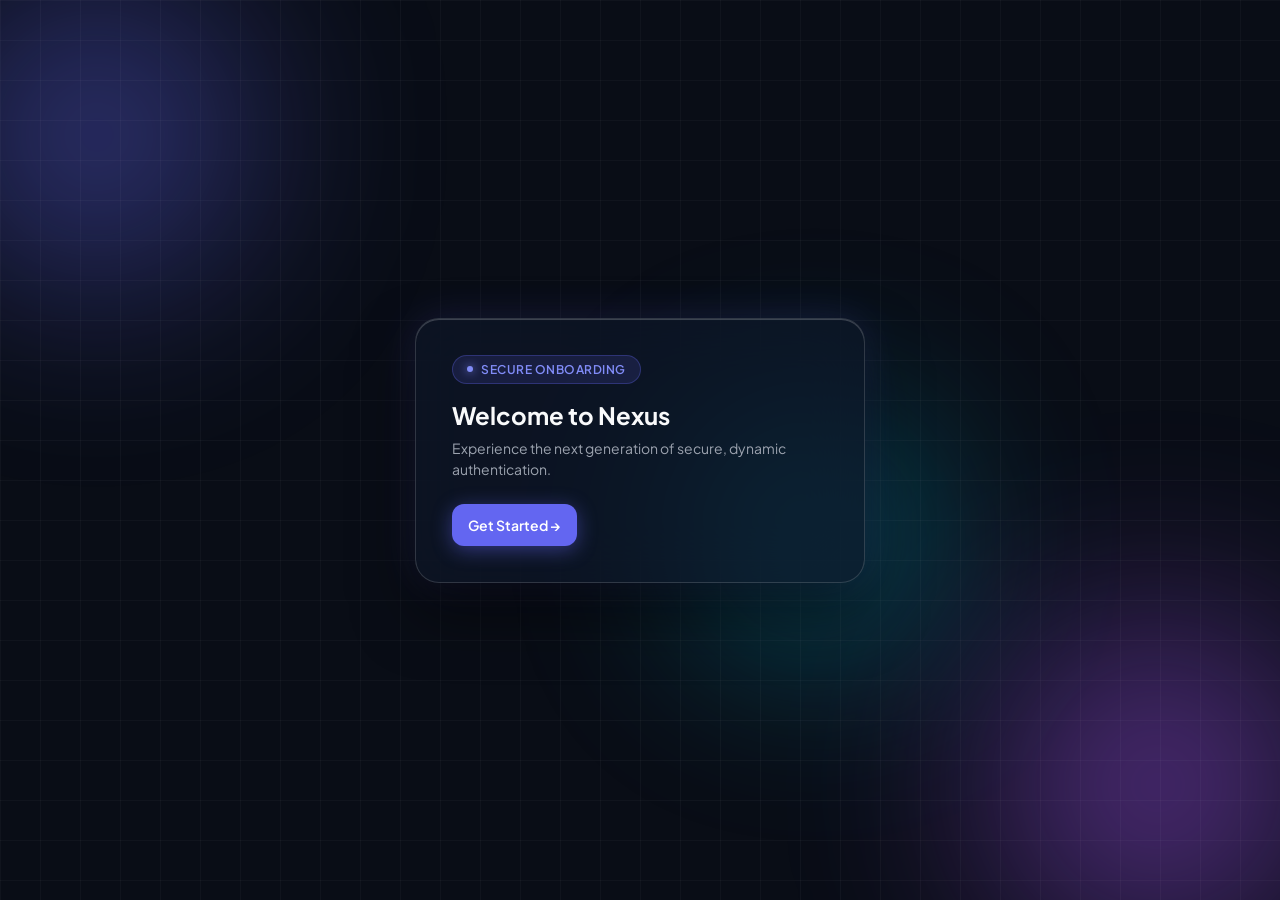
<file: index.html>
<!DOCTYPE html>
<html lang="en">
<head>
    <meta charset="UTF-8">
    <meta name="viewport" content="width=device-width, initial-scale=1.0">
    <title>NexusAuth | Dynamic Onboarding Experience</title>
    <!-- Google Fonts for Modern Typography -->
    <link href="https://fonts.googleapis.com/css2?family=Plus+Jakarta+Sans:wght@400;500;600;700&display=swap" rel="stylesheet">
    <link rel="stylesheet" href="styles.css">
</head>
<body>

    <!-- DYNAMIC ANIMATED BACKGROUND CANVAS / MESH LAYER -->
    <div class="bg-gradient-mesh">
        <div class="orb orb-1"></div>
        <div class="orb orb-2"></div>
        <div class="orb orb-3"></div>
        <div class="grid-overlay"></div>
    </div>

    <main class="app-viewport">
        <!-- Global Toast / Banner Notification Layer -->
        <aside id="toastBanner" class="toast-banner hidden" role="alert" aria-live="polite"></aside>

        <!-- Container Card with Enhanced Glassmorphism & Neon Glow -->
        <section class="wizard-card">
            
            <!-- STEP 0: LANDING / WELCOME -->
            <div id="screen-welcome" class="wizard-screen active">
                <div class="brand-badge">
                    <span class="pulse-dot"></span> Secure Onboarding
                </div>
                <h1>Welcome to Nexus</h1>
                <p class="subtitle">Experience the next generation of secure, dynamic authentication.</p>
                <button type="button" class="btn btn-primary btn-glow" onclick="WizardApp.navigateTo('screen-terms')">
                    Get Started <span>&rarr;</span>
                </button>
            </div>

            <!-- STEP 0.5: TERMS & CONDITIONS -->
            <div id="screen-terms" class="wizard-screen">
                <div class="step-indicator">Step 0.5 of 4</div>
                <h2>Terms & Conditions</h2>
                <p class="subtitle">Please review our usage agreement to continue.</p>
                
                <div class="terms-container" tabindex="0">
                    <p><strong>1. Data Protection:</strong> We encrypt and secure your data under strict industrial compliance protocols.</p>
                    <p><strong>2. Account Security:</strong> You are responsible for keeping your login credentials confidential.</p>
                    <p><strong>3. Age & Compliance:</strong> Accurate profile data is mandatory. Users under 18 require parental review.</p>
                </div>

                <div class="checkbox-wrapper">
                    <input type="checkbox" id="termsCheckbox" onchange="WizardApp.handleTermsToggle()">
                    <label for="termsCheckbox">I agree to the Terms and Conditions</label>
                </div>

                <div class="btn-group">
                    <button type="button" class="btn btn-secondary" onclick="WizardApp.navigateTo('screen-welcome')">Back</button>
                    <button type="button" id="termsNextBtn" class="btn btn-primary" disabled onclick="WizardApp.navigateTo('screen-step1')">Continue</button>
                </div>
            </div>

            <!-- STEP 1: CREDENTIALS (EMAIL & PASSWORD) -->
            <div id="screen-step1" class="wizard-screen">
                <div class="step-indicator">Step 1 of 4</div>
                <h2>Account Credentials</h2>
                <p class="subtitle">Setup your secure login details.</p>

                <div class="form-control">
                    <label for="email">Email Address</label>
                    <input type="email" id="email" placeholder="name@company.com" autocomplete="email" oninput="WizardApp.validateStep1()">
                    <span id="emailError" class="error-msg"></span>
                </div>

                <div class="form-control">
                    <label for="password">Password</label>
                    <input type="password" id="password" placeholder="Min. 8 characters" autocomplete="new-password" oninput="WizardApp.validateStep1()">
                    <span id="passwordError" class="error-msg"></span>
                </div>

                <div class="btn-group">
                    <button type="button" class="btn btn-secondary" onclick="WizardApp.navigateTo('screen-terms')">Back</button>
                    <button type="button" id="step1NextBtn" class="btn btn-primary" disabled onclick="WizardApp.navigateTo('screen-step2')">Next</button>
                </div>
            </div>

            <!-- STEP 2: PROFILE DETAILS & AGE VALIDATION -->
            <div id="screen-step2" class="wizard-screen">
                <div class="step-indicator">Step 2 of 4</div>
                <h2>Personal Information</h2>
                <p class="subtitle">Tell us a bit about yourself.</p>

                <div class="form-control">
                    <label for="fullName">Full Name</label>
                    <input type="text" id="fullName" placeholder="e.g. Alex Morgan" oninput="WizardApp.validateStep2()">
                    <span id="nameError" class="error-msg"></span>
                </div>

                <div class="form-control">
                    <label for="age">Age</label>
                    <input type="number" id="age" placeholder="Enter your age" min="1" max="120" oninput="WizardApp.validateStep2()">
                    <span id="ageError" class="error-msg"></span>
                    <span id="ageWarning" class="warning-msg hidden">⚠️ Minor account detected. Parental guidance advised.</span>
                </div>

                <div class="btn-group">
                    <button type="button" class="btn btn-secondary" onclick="WizardApp.navigateTo('screen-step1')">Back</button>
                    <button type="button" id="step2NextBtn" class="btn btn-primary" disabled onclick="WizardApp.navigateTo('screen-step3')">Next</button>
                </div>
            </div>

            <!-- STEP 3: PREFERENCES & DYNAMIC DEPENDENCY -->
            <div id="screen-step3" class="wizard-screen">
                <div class="step-indicator">Step 3 of 4</div>
                <h2>Preferences & Location</h2>
                <p class="subtitle">Customize your regional details.</p>

                <div class="form-control">
                    <label for="pronouns">Pronouns</label>
                    <select id="pronouns">
                        <option value="">Select Pronouns</option>
                        <option value="He/Him">He/Him</option>
                        <option value="She/Her">She/Her</option>
                        <option value="They/Them">They/Them</option>
                        <option value="Prefer not to say">Prefer not to say</option>
                    </select>
                </div>

                <div class="form-control">
                    <label for="stateSelect">State / Region</label>
                    <select id="stateSelect" onchange="WizardApp.handleStateChange()">
                        <option value="">Select State</option>
                        <option value="Delhi">Delhi NCR</option>
                        <option value="Maharashtra">Maharashtra</option>
                        <option value="Karnataka">Karnataka</option>
                    </select>
                </div>

                <div class="form-control">
                    <label for="citySelect">City</label>
                    <select id="citySelect" disabled>
                        <option value="">Select State First</option>
                    </select>
                </div>

                <div class="btn-group">
                    <button type="button" class="btn btn-secondary" onclick="WizardApp.navigateTo('screen-step2')">Back</button>
                    <button type="button" class="btn btn-primary" onclick="WizardApp.prepareReview()">Review</button>
                </div>
            </div>

            <!-- STEP 4: REVIEW & SUBMISSION -->
            <div id="screen-step4" class="wizard-screen">
                <div class="step-indicator">Step 4 of 4</div>
                <h2>Review Summary</h2>
                <p class="subtitle">Confirm your registration details.</p>

                <div id="summaryCard" class="summary-box">
                    <!-- Dynamic summary data inserted here -->
                </div>

                <div class="btn-group">
                    <button type="button" class="btn btn-secondary" onclick="WizardApp.navigateTo('screen-step3')">Back</button>
                    <button type="button" id="submitBtn" class="btn btn-primary btn-glow" onclick="WizardApp.submitForm()">
                        <span id="submitText">Complete Signup</span>
                        <span id="spinner" class="spinner hidden"></span>
                    </button>
                </div>
            </div>

            <!-- SUCCESS CONFIRMATION SCREEN -->
            <div id="screen-success" class="wizard-screen text-center">
                <div class="success-icon" aria-hidden="true">🎉</div>
                <h2>You're All Set!</h2>
                <p class="subtitle">Your account has been successfully verified and registered.</p>
                <button type="button" class="btn btn-primary btn-glow" onclick="location.reload()">Start Over</button>
            </div>

        </section>
    </main>

    <script src="script.js"></script>
</body>
</html>
</file>
<file: styles.css>
:root {
    --primary: #6366f1;
    --primary-hover: #4f46e5;
    --primary-disabled: #3730a3;
    --card-bg: rgba(15, 23, 42, 0.65); /* High transparency glass */
    --text-main: #f9fafb;
    --text-muted: #9ca3af;
    --border: rgba(255, 255, 255, 0.15);
    --input-bg: rgba(30, 41, 59, 0.7);
    --error: #f87171;
    --warning: #fbbf24;
    --radius: 24px;
}

* {
    box-sizing: border-box;
    margin: 0;
    padding: 0;
    font-family: 'Plus Jakarta Sans', sans-serif;
}

body {
    background-color: #090d16;
    color: var(--text-main);
    min-height: 100vh;
    display: flex;
    justify-content: center;
    align-items: center;
    padding: 20px;
    overflow-x: hidden;
    position: relative;
}

/* ==========================================
   DYNAMIC ANIMATED BACKGROUND MESH & ORBS
   ========================================== */
.bg-gradient-mesh {
    position: fixed;
    top: 0;
    left: 0;
    width: 100vw;
    height: 100vh;
    z-index: 0;
    overflow: hidden;
    pointer-events: none;
}

.orb {
    position: absolute;
    border-radius: 50%;
    filter: blur(90px);
    opacity: 0.6;
    animation: floatOrb 18s ease-in-out infinite alternate;
}

/* Orb 1: Indigo Neon */
.orb-1 {
    width: 450px;
    height: 450px;
    background: radial-gradient(circle, #6366f1 0%, rgba(99, 102, 241, 0) 70%);
    top: -10%;
    left: -10%;
    animation-duration: 16s;
}

/* Orb 2: Purple / Pink Glow */
.orb-2 {
    width: 500px;
    height: 500px;
    background: radial-gradient(circle, #a855f7 0%, rgba(168, 85, 247, 0) 70%);
    bottom: -15%;
    right: -10%;
    animation-duration: 22s;
    animation-delay: -5s;
}

/* Orb 3: Cyan Accent */
.orb-3 {
    width: 350px;
    height: 350px;
    background: radial-gradient(circle, #06b6d4 0%, rgba(6, 182, 212, 0) 70%);
    top: 40%;
    left: 50%;
    animation-duration: 19s;
    animation-delay: -10s;
}

/* Keyframes to give a dynamic, continuous flowing video-like motion */
@keyframes floatOrb {
    0% {
        transform: translate(0, 0) scale(1);
    }
    33% {
        transform: translate(120px, -80px) scale(1.15);
    }
    66% {
        transform: translate(-90px, 100px) scale(0.9);
    }
    100% {
        transform: translate(60px, 40px) scale(1.05);
    }
}

/* Subtle Geometric Tech Grid Overlay */
.grid-overlay {
    position: absolute;
    top: 0;
    left: 0;
    width: 100%;
    height: 100%;
    background-image: 
        linear-gradient(rgba(255, 255, 255, 0.03) 1px, transparent 1px),
        linear-gradient(90deg, rgba(255, 255, 255, 0.03) 1px, transparent 1px);
    background-size: 40px 40px;
}

/* ==========================================
   APP CONTAINER & GLASS CARD
   ========================================== */
.app-viewport {
    width: 100%;
    max-width: 450px;
    position: relative;
    z-index: 10;
}

.wizard-card {
    background: var(--card-bg);
    backdrop-filter: blur(28px);
    -webkit-backdrop-filter: blur(28px);
    border: 1px solid var(--border);
    border-radius: var(--radius);
    box-shadow: 
        0 30px 60px rgba(0, 0, 0, 0.5), 
        0 0 40px rgba(99, 102, 241, 0.18),
        inset 0 1px 0 rgba(255, 255, 255, 0.2);
    padding: 36px;
    position: relative;
    overflow: hidden;
}

.step-indicator {
    font-size: 11px;
    font-weight: 700;
    text-transform: uppercase;
    letter-spacing: 1px;
    color: #818cf8;
    margin-bottom: 8px;
}

.wizard-screen {
    display: none;
    animation: fadeInUp 0.4s cubic-bezier(0.16, 1, 0.3, 1) forwards;
}

.wizard-screen.active {
    display: block;
}

@keyframes fadeInUp {
    from { opacity: 0; transform: translateY(18px); }
    to { opacity: 1; transform: translateY(0); }
}

.brand-badge {
    display: inline-flex;
    align-items: center;
    gap: 8px;
    background: rgba(99, 102, 241, 0.15);
    color: #818cf8;
    font-size: 12px;
    font-weight: 600;
    padding: 6px 14px;
    border-radius: 30px;
    text-transform: uppercase;
    letter-spacing: 0.5px;
    margin-bottom: 16px;
    border: 1px solid rgba(99, 102, 241, 0.3);
}

.pulse-dot {
    width: 6px;
    height: 6px;
    background-color: #818cf8;
    border-radius: 50%;
    box-shadow: 0 0 10px #818cf8;
    animation: pulse 2s infinite;
}

@keyframes pulse {
    0% { transform: scale(0.9); opacity: 0.8; }
    50% { transform: scale(1.3); opacity: 1; }
    100% { transform: scale(0.9); opacity: 0.8; }
}

h1, h2 {
    font-size: 24px;
    font-weight: 700;
    color: var(--text-main);
    margin-bottom: 8px;
}

.subtitle {
    font-size: 14px;
    color: var(--text-muted);
    margin-bottom: 24px;
    line-height: 1.5;
}

.form-control {
    margin-bottom: 18px;
    text-align: left;
}

.form-control label {
    display: block;
    font-size: 13px;
    font-weight: 500;
    color: #e2e8f0;
    margin-bottom: 8px;
}

input[type="email"],
input[type="password"],
input[type="text"],
input[type="number"],
select {
    width: 100%;
    padding: 12px 16px;
    background: var(--input-bg);
    border: 1px solid var(--border);
    border-radius: 12px;
    font-size: 14px;
    color: #fff;
    outline: none;
    transition: all 0.25s ease;
}

input:focus, select:focus {
    background: rgba(30, 41, 59, 0.95);
    border-color: var(--primary);
    box-shadow: 0 0 0 4px rgba(99, 102, 241, 0.25);
}

select option {
    background: #1e293b;
    color: #fff;
}

.error-msg, .warning-msg {
    display: block;
    font-size: 12px;
    margin-top: 6px;
    font-weight: 500;
}

.error-msg { color: var(--error); }
.warning-msg { color: var(--warning); }

.warning-msg.hidden, .toast-banner.hidden, .spinner.hidden {
    display: none;
}

.terms-container {
    background: rgba(15, 23, 42, 0.6);
    border: 1px solid var(--border);
    border-radius: 12px;
    padding: 14px;
    height: 120px;
    overflow-y: auto;
    font-size: 13px;
    color: var(--text-muted);
    margin-bottom: 16px;
    text-align: left;
    line-height: 1.5;
}

.checkbox-wrapper {
    display: flex;
    align-items: center;
    gap: 10px;
    font-size: 13px;
    color: #e2e8f0;
    margin-bottom: 24px;
    cursor: pointer;
}

input[type="checkbox"] {
    accent-color: var(--primary);
    width: 16px;
    height: 16px;
    cursor: pointer;
}

.btn-group {
    display: flex;
    gap: 12px;
    margin-top: 28px;
}

.btn {
    flex: 1;
    padding: 12px 16px;
    border-radius: 12px;
    font-size: 14px;
    font-weight: 600;
    cursor: pointer;
    border: none;
    transition: transform 0.15s ease, background 0.2s ease, box-shadow 0.2s ease;
}

.btn:active {
    transform: scale(0.97);
}

.btn-primary {
    background: var(--primary);
    color: white;
}

.btn-glow {
    box-shadow: 0 4px 20px rgba(99, 102, 241, 0.45);
}

.btn-glow:hover:not(:disabled) {
    background: var(--primary-hover);
    box-shadow: 0 6px 28px rgba(99, 102, 241, 0.7);
}

.btn-primary:disabled {
    background: var(--primary-disabled);
    opacity: 0.6;
    box-shadow: none;
    cursor: not-allowed;
}

.btn-secondary {
    background: rgba(255, 255, 255, 0.06);
    color: #e2e8f0;
    border: 1px solid var(--border);
}

.btn-secondary:hover {
    background: rgba(255, 255, 255, 0.12);
    color: #fff;
}

.summary-box {
    background: rgba(15, 23, 42, 0.6);
    border: 1px solid var(--border);
    border-radius: 12px;
    padding: 18px;
    text-align: left;
    font-size: 13px;
    color: #e2e8f0;
    line-height: 1.7;
}

.toast-banner {
    position: absolute;
    top: -55px;
    left: 0;
    right: 0;
    background: rgba(239, 68, 68, 0.9);
    color: #fff;
    padding: 10px;
    border-radius: 10px;
    font-size: 12px;
    text-align: center;
    font-weight: 500;
    backdrop-filter: blur(8px);
    border: 1px solid rgba(255, 255, 255, 0.2);
}

.spinner {
    display: inline-block;
    width: 14px;
    height: 14px;
    border: 2px solid #ffffff;
    border-top: 2px solid transparent;
    border-radius: 50%;
    animation: spin 0.6s linear infinite;
    vertical-align: middle;
    margin-left: 6px;
}

@keyframes spin {
    to { transform: rotate(360deg); }
}

.text-center { text-align: center; }
.success-icon { font-size: 48px; margin-bottom: 14px; }
</file>
<file: CSS/styles.css>
:root {
    --primary: #6366f1;
    --primary-hover: #4f46e5;
    --primary-disabled: #3730a3;
    --card-bg: rgba(15, 23, 42, 0.65); /* High transparency glass */
    --text-main: #f9fafb;
    --text-muted: #9ca3af;
    --border: rgba(255, 255, 255, 0.15);
    --input-bg: rgba(30, 41, 59, 0.7);
    --error: #f87171;
    --warning: #fbbf24;
    --radius: 24px;
}

* {
    box-sizing: border-box;
    margin: 0;
    padding: 0;
    font-family: 'Plus Jakarta Sans', sans-serif;
}

body {
    background-color: #090d16;
    color: var(--text-main);
    min-height: 100vh;
    display: flex;
    justify-content: center;
    align-items: center;
    padding: 20px;
    overflow-x: hidden;
    position: relative;
}

/* ==========================================
   DYNAMIC ANIMATED BACKGROUND MESH & ORBS
   ========================================== */
.bg-gradient-mesh {
    position: fixed;
    top: 0;
    left: 0;
    width: 100vw;
    height: 100vh;
    z-index: 0;
    overflow: hidden;
    pointer-events: none;
}

.orb {
    position: absolute;
    border-radius: 50%;
    filter: blur(90px);
    opacity: 0.6;
    animation: floatOrb 18s ease-in-out infinite alternate;
}

/* Orb 1: Indigo Neon */
.orb-1 {
    width: 450px;
    height: 450px;
    background: radial-gradient(circle, #6366f1 0%, rgba(99, 102, 241, 0) 70%);
    top: -10%;
    left: -10%;
    animation-duration: 16s;
}

/* Orb 2: Purple / Pink Glow */
.orb-2 {
    width: 500px;
    height: 500px;
    background: radial-gradient(circle, #a855f7 0%, rgba(168, 85, 247, 0) 70%);
    bottom: -15%;
    right: -10%;
    animation-duration: 22s;
    animation-delay: -5s;
}

/* Orb 3: Cyan Accent */
.orb-3 {
    width: 350px;
    height: 350px;
    background: radial-gradient(circle, #06b6d4 0%, rgba(6, 182, 212, 0) 70%);
    top: 40%;
    left: 50%;
    animation-duration: 19s;
    animation-delay: -10s;
}

/* Keyframes to give a dynamic, continuous flowing video-like motion */
@keyframes floatOrb {
    0% {
        transform: translate(0, 0) scale(1);
    }
    33% {
        transform: translate(120px, -80px) scale(1.15);
    }
    66% {
        transform: translate(-90px, 100px) scale(0.9);
    }
    100% {
        transform: translate(60px, 40px) scale(1.05);
    }
}

/* Subtle Geometric Tech Grid Overlay */
.grid-overlay {
    position: absolute;
    top: 0;
    left: 0;
    width: 100%;
    height: 100%;
    background-image: 
        linear-gradient(rgba(255, 255, 255, 0.03) 1px, transparent 1px),
        linear-gradient(90deg, rgba(255, 255, 255, 0.03) 1px, transparent 1px);
    background-size: 40px 40px;
}

/* ==========================================
   APP CONTAINER & GLASS CARD
   ========================================== */
.app-viewport {
    width: 100%;
    max-width: 450px;
    position: relative;
    z-index: 10;
}

.wizard-card {
    background: var(--card-bg);
    backdrop-filter: blur(28px);
    -webkit-backdrop-filter: blur(28px);
    border: 1px solid var(--border);
    border-radius: var(--radius);
    box-shadow: 
        0 30px 60px rgba(0, 0, 0, 0.5), 
        0 0 40px rgba(99, 102, 241, 0.18),
        inset 0 1px 0 rgba(255, 255, 255, 0.2);
    padding: 36px;
    position: relative;
    overflow: hidden;
}

.step-indicator {
    font-size: 11px;
    font-weight: 700;
    text-transform: uppercase;
    letter-spacing: 1px;
    color: #818cf8;
    margin-bottom: 8px;
}

.wizard-screen {
    display: none;
    animation: fadeInUp 0.4s cubic-bezier(0.16, 1, 0.3, 1) forwards;
}

.wizard-screen.active {
    display: block;
}

@keyframes fadeInUp {
    from { opacity: 0; transform: translateY(18px); }
    to { opacity: 1; transform: translateY(0); }
}

.brand-badge {
    display: inline-flex;
    align-items: center;
    gap: 8px;
    background: rgba(99, 102, 241, 0.15);
    color: #818cf8;
    font-size: 12px;
    font-weight: 600;
    padding: 6px 14px;
    border-radius: 30px;
    text-transform: uppercase;
    letter-spacing: 0.5px;
    margin-bottom: 16px;
    border: 1px solid rgba(99, 102, 241, 0.3);
}

.pulse-dot {
    width: 6px;
    height: 6px;
    background-color: #818cf8;
    border-radius: 50%;
    box-shadow: 0 0 10px #818cf8;
    animation: pulse 2s infinite;
}

@keyframes pulse {
    0% { transform: scale(0.9); opacity: 0.8; }
    50% { transform: scale(1.3); opacity: 1; }
    100% { transform: scale(0.9); opacity: 0.8; }
}

h1, h2 {
    font-size: 24px;
    font-weight: 700;
    color: var(--text-main);
    margin-bottom: 8px;
}

.subtitle {
    font-size: 14px;
    color: var(--text-muted);
    margin-bottom: 24px;
    line-height: 1.5;
}

.form-control {
    margin-bottom: 18px;
    text-align: left;
}

.form-control label {
    display: block;
    font-size: 13px;
    font-weight: 500;
    color: #e2e8f0;
    margin-bottom: 8px;
}

input[type="email"],
input[type="password"],
input[type="text"],
input[type="number"],
select {
    width: 100%;
    padding: 12px 16px;
    background: var(--input-bg);
    border: 1px solid var(--border);
    border-radius: 12px;
    font-size: 14px;
    color: #fff;
    outline: none;
    transition: all 0.25s ease;
}

input:focus, select:focus {
    background: rgba(30, 41, 59, 0.95);
    border-color: var(--primary);
    box-shadow: 0 0 0 4px rgba(99, 102, 241, 0.25);
}

select option {
    background: #1e293b;
    color: #fff;
}

.error-msg, .warning-msg {
    display: block;
    font-size: 12px;
    margin-top: 6px;
    font-weight: 500;
}

.error-msg { color: var(--error); }
.warning-msg { color: var(--warning); }

.warning-msg.hidden, .toast-banner.hidden, .spinner.hidden {
    display: none;
}

.terms-container {
    background: rgba(15, 23, 42, 0.6);
    border: 1px solid var(--border);
    border-radius: 12px;
    padding: 14px;
    height: 120px;
    overflow-y: auto;
    font-size: 13px;
    color: var(--text-muted);
    margin-bottom: 16px;
    text-align: left;
    line-height: 1.5;
}

.checkbox-wrapper {
    display: flex;
    align-items: center;
    gap: 10px;
    font-size: 13px;
    color: #e2e8f0;
    margin-bottom: 24px;
    cursor: pointer;
}

input[type="checkbox"] {
    accent-color: var(--primary);
    width: 16px;
    height: 16px;
    cursor: pointer;
}

.btn-group {
    display: flex;
    gap: 12px;
    margin-top: 28px;
}

.btn {
    flex: 1;
    padding: 12px 16px;
    border-radius: 12px;
    font-size: 14px;
    font-weight: 600;
    cursor: pointer;
    border: none;
    transition: transform 0.15s ease, background 0.2s ease, box-shadow 0.2s ease;
}

.btn:active {
    transform: scale(0.97);
}

.btn-primary {
    background: var(--primary);
    color: white;
}

.btn-glow {
    box-shadow: 0 4px 20px rgba(99, 102, 241, 0.45);
}

.btn-glow:hover:not(:disabled) {
    background: var(--primary-hover);
    box-shadow: 0 6px 28px rgba(99, 102, 241, 0.7);
}

.btn-primary:disabled {
    background: var(--primary-disabled);
    opacity: 0.6;
    box-shadow: none;
    cursor: not-allowed;
}

.btn-secondary {
    background: rgba(255, 255, 255, 0.06);
    color: #e2e8f0;
    border: 1px solid var(--border);
}

.btn-secondary:hover {
    background: rgba(255, 255, 255, 0.12);
    color: #fff;
}

.summary-box {
    background: rgba(15, 23, 42, 0.6);
    border: 1px solid var(--border);
    border-radius: 12px;
    padding: 18px;
    text-align: left;
    font-size: 13px;
    color: #e2e8f0;
    line-height: 1.7;
}

.toast-banner {
    position: absolute;
    top: -55px;
    left: 0;
    right: 0;
    background: rgba(239, 68, 68, 0.9);
    color: #fff;
    padding: 10px;
    border-radius: 10px;
    font-size: 12px;
    text-align: center;
    font-weight: 500;
    backdrop-filter: blur(8px);
    border: 1px solid rgba(255, 255, 255, 0.2);
}

.spinner {
    display: inline-block;
    width: 14px;
    height: 14px;
    border: 2px solid #ffffff;
    border-top: 2px solid transparent;
    border-radius: 50%;
    animation: spin 0.6s linear infinite;
    vertical-align: middle;
    margin-left: 6px;
}

@keyframes spin {
    to { transform: rotate(360deg); }
}

.text-center { text-align: center; }
.success-icon { font-size: 48px; margin-bottom: 14px; }
</file>
